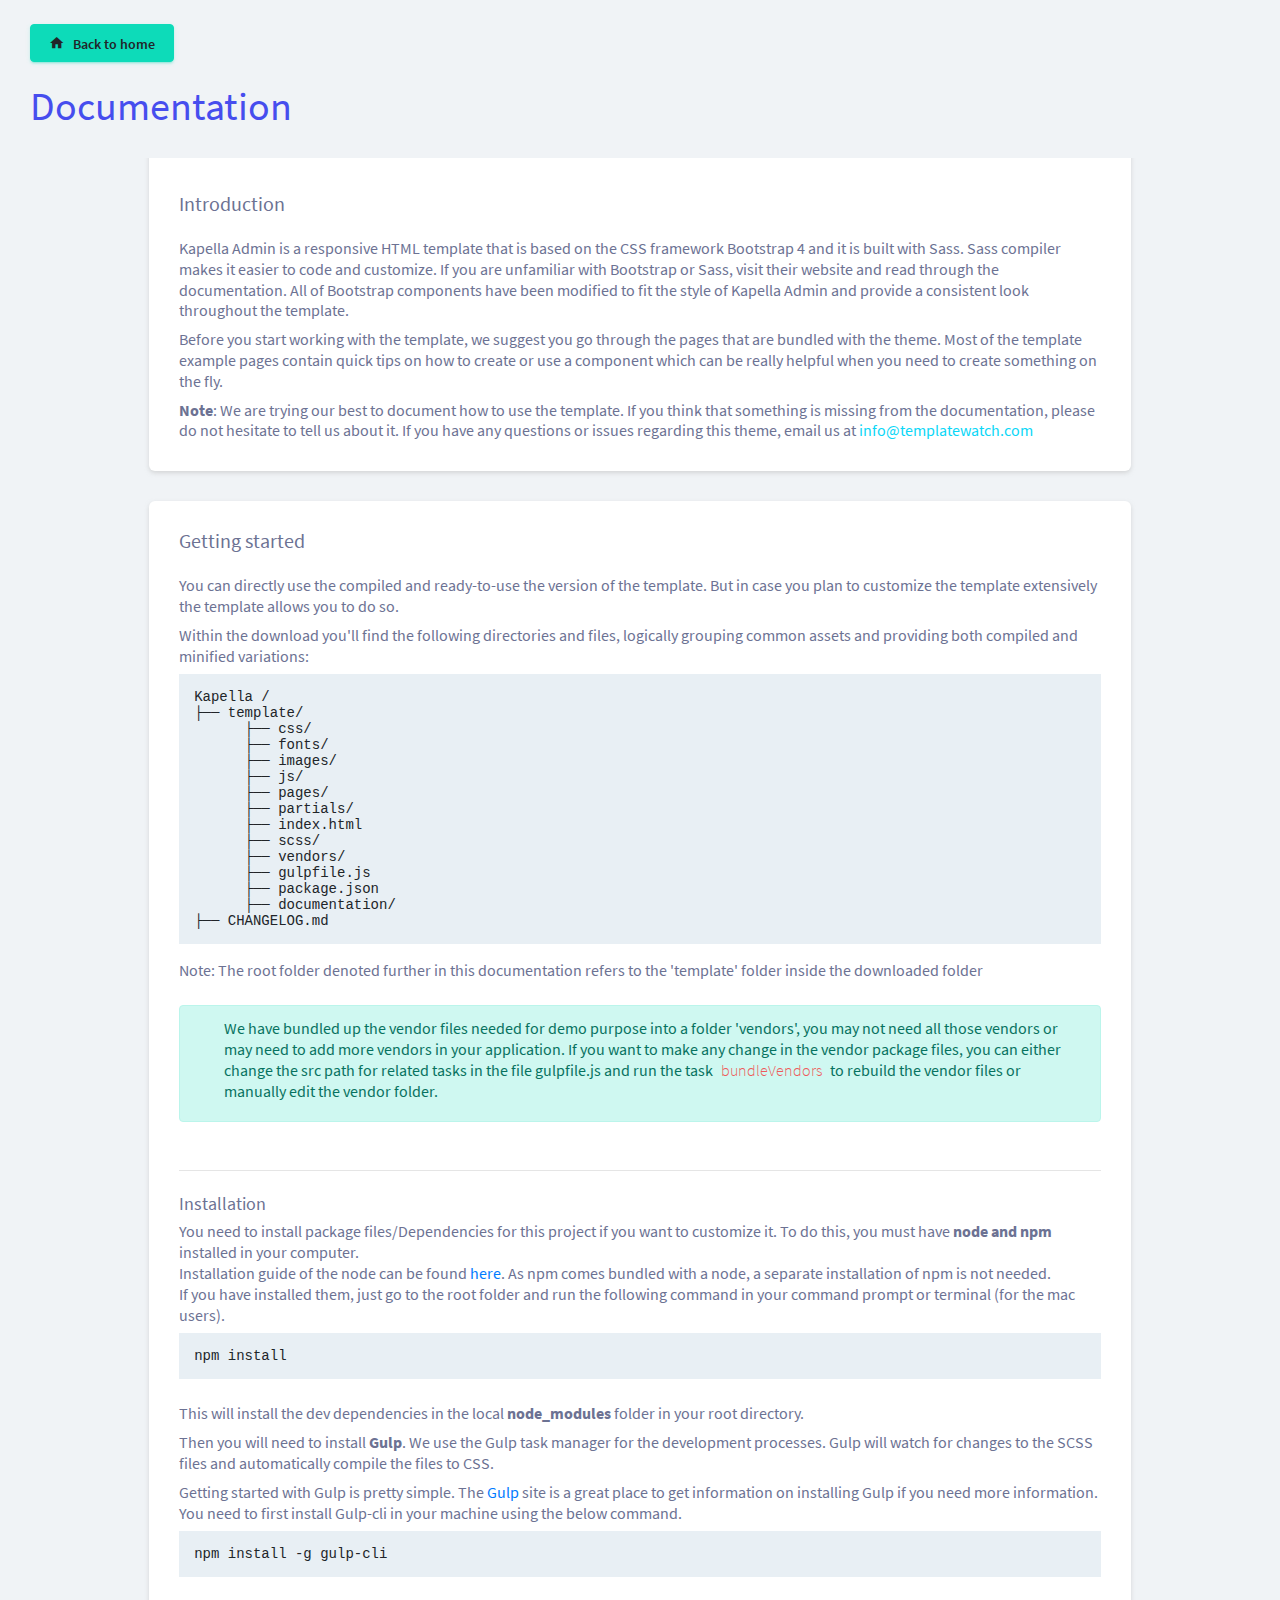
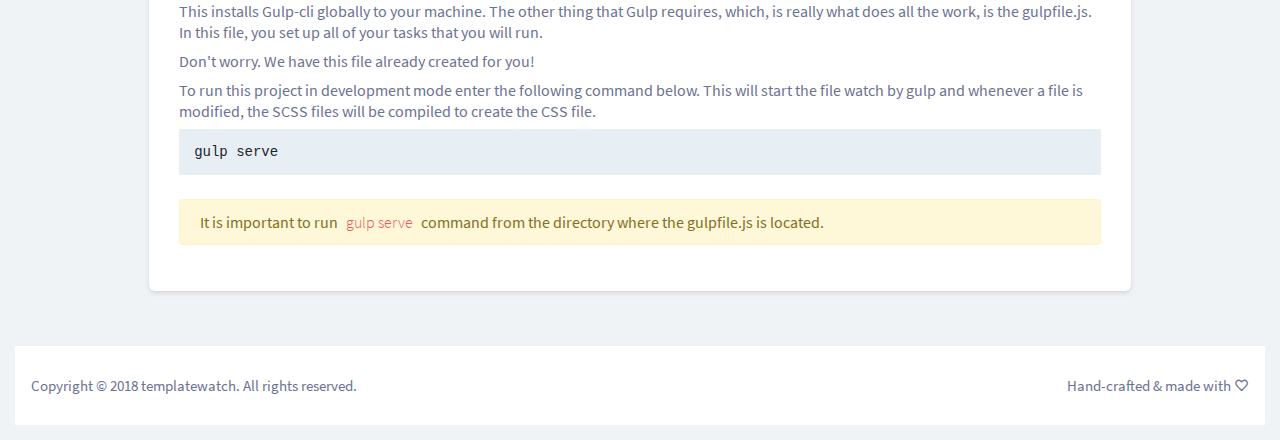
<file: admin/docs/documentation.html>
<!DOCTYPE html>
<html lang="en">

<head>
  <!-- Required meta tags -->
  <meta charset="utf-8">
  <meta name="viewport" content="width=device-width, initial-scale=1, shrink-to-fit=no">
  <title>Kapella Admin Dashboard</title>
  <!-- base:css -->
  <link rel="stylesheet" href="../vendors/mdi/css/materialdesignicons.min.css">
  <link rel="stylesheet" href="../vendors/base/vendor.bundle.base.css">
  <!-- endinject -->
  <!-- plugin css for this page -->
  <!-- End plugin css for this page -->
  <!-- inject:css -->
  <link rel="stylesheet" href="../css/style.css">
  <!-- endinject -->
  <link rel="shortcut icon" href="../images/favicon.png" />
</head>

<body>
  <div class="container-scroller">
    <div class="container-fluid page-body-wrapper full-page-wrapper">
      <div class="main-panel w-100  documentation">
        <div class="content-wrapper">
          <div class="container-fluid">
            <div class="row">
              <div class="col-12 doc-header">
                <a class="btn btn-success" href="../index.html"><i class="mdi mdi-home mr-2"></i>Back to home</a>
                <h1 class="text-primary mt-4">Documentation</h1>
              </div>
            </div>
            <div class="row doc-content">
              <div class="col-12 col-md-10 offset-md-1">
                <div class="col-12 grid-margin" id="doc-intro">
                    <div class="card">
                        <div class="card-body">
                            <h3 class="mb-4 mt-4">Introduction</h3>
                            <p>Kapella  Admin is a responsive HTML template that is based on the CSS framework Bootstrap 4 and it is built with Sass. Sass compiler makes it easier to code and customize. If you are unfamiliar with Bootstrap or Sass, visit their
                                website and read through the documentation. All of Bootstrap components have been modified to fit the style of Kapella  Admin and provide a consistent look throughout the template.</p>
                            <p>Before you start working with the template, we suggest you go through the pages that are bundled with the theme. Most of the template example pages contain quick tips on how to create or use a component which can
                                be really helpful when you need to create something on the fly.</p>
                            <p class="d-inline"><strong>Note</strong>: We are trying our best to document how to use the template. If you think that something is missing from the documentation, please do not hesitate to tell us about it. If you have any questions or issues regarding this theme, email us at <a class="d-inline text-info" href="mailto:info@templatewatch.com">info@templatewatch.com</a></p>
                        </div>
                    </div>
                </div>
                <div class="col-12 grid-margin" id="doc-started">
                    <div class="card">
                        <div class="card-body">
                            <h3 class="mb-4">Getting started</h3>
                            <p>You can directly use the compiled and ready-to-use the version of the template. But in case you plan to customize the template extensively the template allows you to do so.</p>
                            <p>Within the download you'll find the following directories and files, logically grouping common assets and providing both compiled and minified variations:</p>
                            <pre>
Kapella /
├── template/
      ├── css/
      ├── fonts/
      ├── images/
      ├── js/
      ├── pages/
      ├── partials/
      ├── index.html
      ├── scss/
      ├── vendors/
      ├── gulpfile.js
      ├── package.json                           
      ├── documentation/
├── CHANGELOG.md</pre>
                            <p class="mt-1">Note: The root folder denoted further in this documentation refers to the 'template' folder inside the downloaded folder</p>
                            <div class="alert alert-success mt-4 d-flex align-items-center" role="alert">
                              <i class="ti-info-alt mr-4"></i>
                              <p>We have bundled up the vendor files needed for demo purpose into a folder 'vendors', you may not need all those vendors or may need to add more vendors in your application. If you want to make any change in the vendor package files, you can either change the src path for related tasks in the file gulpfile.js and run the task <code> bundleVendors </code>  to rebuild the vendor files or manually edit the vendor folder.</p>
                            </div>
                            <hr class="mt-5">
                            <h4 class="mt-4">Installation</h4>
                            <p class="mb-0">
                              You need to install package files/Dependencies for this project if you want to customize it. To do this, you must have <span class="font-weight-bold">node and npm</span> installed in your computer.
                            </p>
                            <p class="mb-0">Installation guide of the node can be found <a href="https://nodejs.org/en/">here</a>. As npm comes bundled with a node, a separate installation of npm is not needed.</p>
                            <p>
                                If you have installed them, just go to the root folder and run the following command in your command prompt or terminal (for the mac users).
                            </p>
                            <pre class="shell-mode">
npm install</pre>
                            <p class="mt-4">
                              This will install the dev dependencies in the local <span class="font-weight-bold">node_modules</span> folder in your root directory.
                            </p>
                            <p class="mt-2">
                              Then you will need to install <span class="font-weight-bold">Gulp</span>. We use the Gulp task manager for the development processes. Gulp will watch for changes to the SCSS files and automatically compile the files to CSS.
                            </p>
                            <p>Getting started with Gulp is pretty simple. The <a href="https://gulpjs.com/" target="_blank">Gulp</a> site is a great place to get information on installing Gulp if you need more information. You need to first install Gulp-cli in your machine using the below command.</p>
                            <pre class="shell-mode">
npm install -g gulp-cli</pre>
                            <p class="mt-4">This installs Gulp-cli globally to your machine. The other thing that Gulp requires, which, is really what does all the work, is the gulpfile.js. In this file, you set up all of your tasks that you will run.</p>
                            <p>Don't worry. We have this file already created for you!</p>
                            <p>To run this project in development mode enter the following command below. This will start the file watch by gulp and whenever a file is modified, the SCSS files will be compiled to create the CSS file.</p>
<pre class="shell-mode">
gulp serve</pre>           
                            <div class="alert alert-warning mt-4" role="alert">
                              <i class="ti-info-alt-outline"></i>It is important to run <code>gulp serve</code> command from the directory where the gulpfile.js is located.
                            </div>
                        </div>
                    </div>
                </div>
              </div>
            </div>
          </div>
        </div>
        <!-- partial:../partials/_footer.html -->
        <footer class="footer">
          <div class="footer-wrap">
              <div class="w-100 clearfix">
                <span class="d-block text-center text-sm-left d-sm-inline-block">Copyright © 2018 <a href="https://www.templatewatch.com/" target="_blank">templatewatch</a>. All rights reserved.</span>
                <span class="float-none float-sm-right d-block mt-1 mt-sm-0 text-center">Hand-crafted & made with <i class="mdi mdi-heart-outline"></i></span>
              </div>
          </div>
        </footer>
        <!-- partial -->
      </div>
    </div>
  </div>
</body>

</html>
</file>
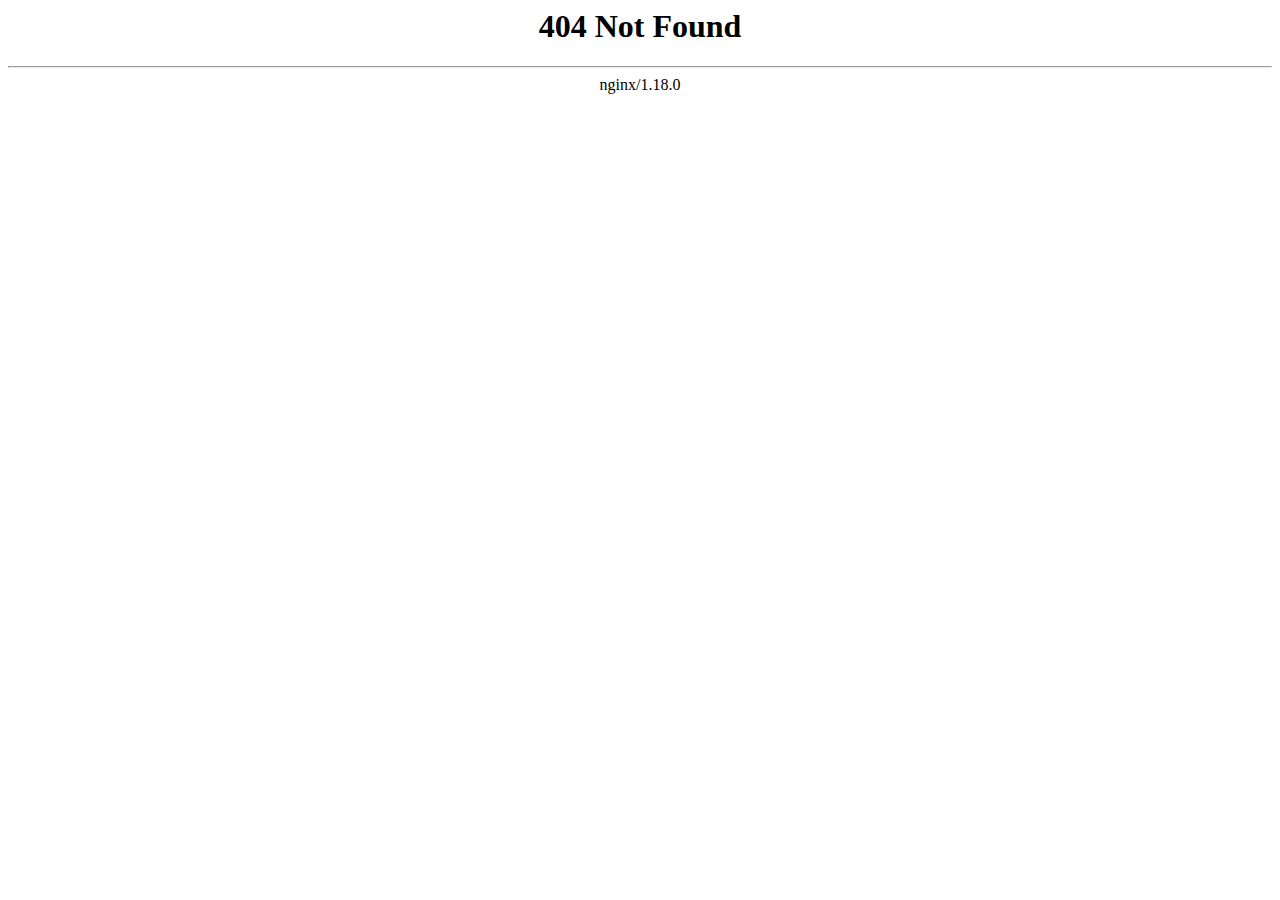
<file: assets/css/owl.video.play.html>
<html>

<!-- Mirrored from carghublogis.online/cargo/assets/css/owl.video.play.html by HTTrack Website Copier/3.x [XR&CO'2014], Sat, 08 Jul 2023 09:28:37 GMT -->
<head><title>404 Not Found</title></head>
<body>
<center><h1>404 Not Found</h1></center>
<hr><center>nginx/1.18.0</center>
</body>

<!-- Mirrored from carghublogis.online/cargo/assets/css/owl.video.play.html by HTTrack Website Copier/3.x [XR&CO'2014], Sat, 08 Jul 2023 09:28:37 GMT -->
</html>
</file>
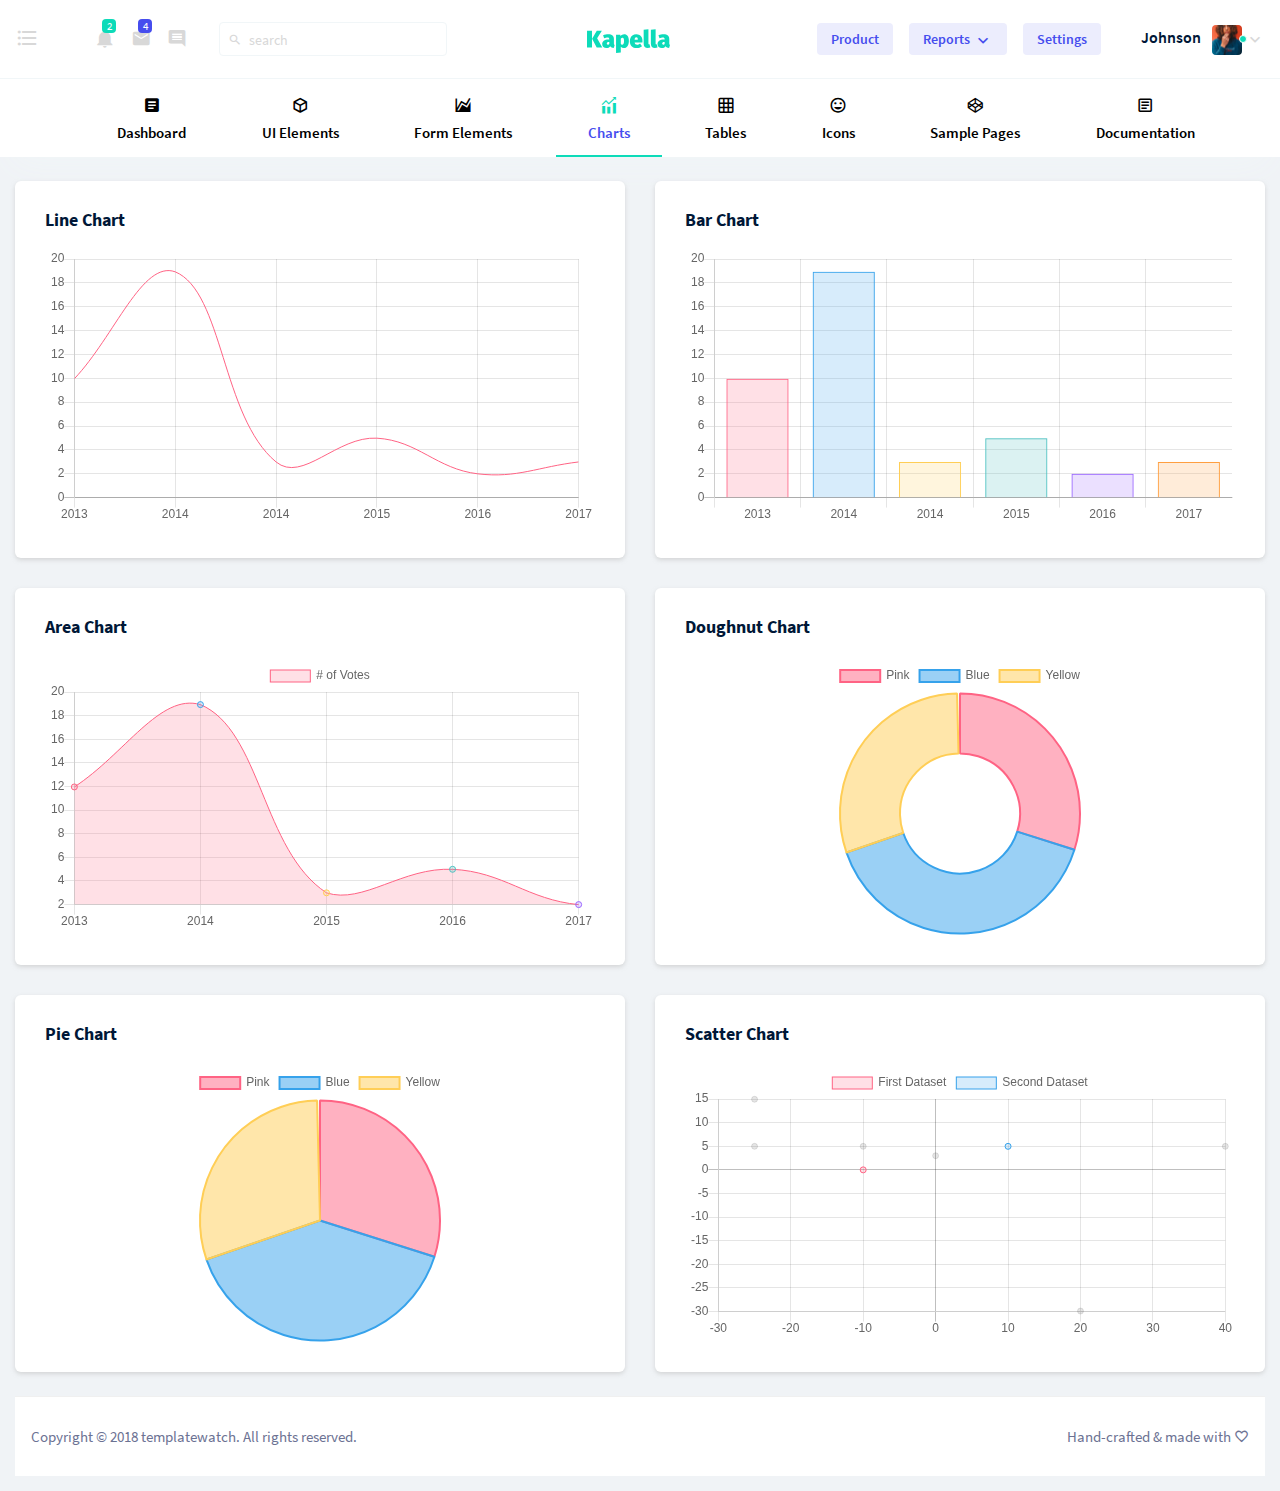
<file: admin/pages/charts/chartjs.html>
<!DOCTYPE html>
<html lang="en">

<head>
  <!-- Required meta tags -->
  <meta charset="utf-8">
  <meta name="viewport" content="width=device-width, initial-scale=1, shrink-to-fit=no">
  <title>Kapella Bootstrap Admin Dashboard Template</title>
  <!-- base:css -->
  <link rel="stylesheet" href="../../vendors/mdi/css/materialdesignicons.min.css">
  <link rel="stylesheet" href="../../vendors/base/vendor.bundle.base.css">
  <!-- endinject -->
  <!-- plugin css for this page -->
  <!-- End plugin css for this page -->
  <!-- inject:css -->
  <link rel="stylesheet" href="../../css/style.css">
  <!-- endinject -->
  <link rel="shortcut icon" href="../../images/favicon.png" />
</head>

<body>
  <div class="container-scroller">
    <!-- partial:../../partials/_horizontal-navbar.html -->               
                   
    <div class="horizontal-menu">
      <nav class="navbar top-navbar col-lg-12 col-12 p-0">
        <div class="container-fluid">
          <div class="navbar-menu-wrapper d-flex align-items-center justify-content-between">
            <ul class="navbar-nav navbar-nav-left">
              <li class="nav-item ml-0 mr-5 d-lg-flex d-none">
                <a href="#" class="nav-link horizontal-nav-left-menu"><i class="mdi mdi-format-list-bulleted"></i></a>
              </li>
              <li class="nav-item dropdown">
                <a class="nav-link count-indicator dropdown-toggle d-flex align-items-center justify-content-center" id="notificationDropdown" href="#" data-toggle="dropdown">
                  <i class="mdi mdi-bell mx-0"></i>
                  <span class="count bg-success">2</span>
                </a>
                <div class="dropdown-menu dropdown-menu-right navbar-dropdown preview-list" aria-labelledby="notificationDropdown">
                  <p class="mb-0 font-weight-normal float-left dropdown-header">Notifications</p>
                  <a class="dropdown-item preview-item">
                    <div class="preview-thumbnail">
                        <div class="preview-icon bg-success">
                          <i class="mdi mdi-information mx-0"></i>
                        </div>
                    </div>
                    <div class="preview-item-content">
                        <h6 class="preview-subject font-weight-normal">Application Error</h6>
                        <p class="font-weight-light small-text mb-0 text-muted">
                          Just now
                        </p>
                    </div>
                  </a>
                  <a class="dropdown-item preview-item">
                    <div class="preview-thumbnail">
                        <div class="preview-icon bg-warning">
                          <i class="mdi mdi-settings mx-0"></i>
                        </div>
                    </div>
                    <div class="preview-item-content">
                        <h6 class="preview-subject font-weight-normal">Settings</h6>
                        <p class="font-weight-light small-text mb-0 text-muted">
                          Private message
                        </p>
                    </div>
                  </a>
                  <a class="dropdown-item preview-item">
                    <div class="preview-thumbnail">
                        <div class="preview-icon bg-info">
                          <i class="mdi mdi-account-box mx-0"></i>
                        </div>
                    </div>
                    <div class="preview-item-content">
                        <h6 class="preview-subject font-weight-normal">New user registration</h6>
                        <p class="font-weight-light small-text mb-0 text-muted">
                          2 days ago
                        </p>
                    </div>
                  </a>
                </div>
              </li>
              <li class="nav-item dropdown">
                <a class="nav-link count-indicator dropdown-toggle d-flex justify-content-center align-items-center" id="messageDropdown" href="#" data-toggle="dropdown">
                  <i class="mdi mdi-email mx-0"></i>
                  <span class="count bg-primary">4</span>
                </a>
                <div class="dropdown-menu dropdown-menu-right navbar-dropdown preview-list" aria-labelledby="messageDropdown">
                  <p class="mb-0 font-weight-normal float-left dropdown-header">Messages</p>
                  <a class="dropdown-item preview-item">
                    <div class="preview-thumbnail">
                        <img src="../../images/faces/face4.jpg" alt="image" class="profile-pic">
                    </div>
                    <div class="preview-item-content flex-grow">
                        <h6 class="preview-subject ellipsis font-weight-normal">David Grey
                        </h6>
                        <p class="font-weight-light small-text text-muted mb-0">
                          The meeting is cancelled
                        </p>
                    </div>
                  </a>
                  <a class="dropdown-item preview-item">
                    <div class="preview-thumbnail">
                        <img src="../../images/faces/face2.jpg" alt="image" class="profile-pic">
                    </div>
                    <div class="preview-item-content flex-grow">
                        <h6 class="preview-subject ellipsis font-weight-normal">Tim Cook
                        </h6>
                        <p class="font-weight-light small-text text-muted mb-0">
                          New product launch
                        </p>
                    </div>
                  </a>
                  <a class="dropdown-item preview-item">
                    <div class="preview-thumbnail">
                        <img src="../../images/faces/face3.jpg" alt="image" class="profile-pic">
                    </div>
                    <div class="preview-item-content flex-grow">
                        <h6 class="preview-subject ellipsis font-weight-normal"> Johnson
                        </h6>
                        <p class="font-weight-light small-text text-muted mb-0">
                          Upcoming board meeting
                        </p>
                    </div>
                  </a>
                </div>
              </li>
              <li class="nav-item dropdown">
                <a href="#" class="nav-link count-indicator "><i class="mdi mdi-message-reply-text"></i></a>
              </li>
              <li class="nav-item nav-search d-none d-lg-block ml-3">
                <div class="input-group">
                    <div class="input-group-prepend">
                      <span class="input-group-text" id="search">
                        <i class="mdi mdi-magnify"></i>
                      </span>
                    </div>
                    <input type="text" class="form-control" placeholder="search" aria-label="search" aria-describedby="search">
                </div>
              </li>	
            </ul>
            <div class="text-center navbar-brand-wrapper d-flex align-items-center justify-content-center">
                <a class="navbar-brand brand-logo" href="../../index.html"><img src="../../images/logo.svg" alt="logo"/></a>
                <a class="navbar-brand brand-logo-mini" href="../../index.html"><img src="../../images/logo-mini.svg" alt="logo"/></a>
            </div>
            <ul class="navbar-nav navbar-nav-right">
                <li class="nav-item dropdown  d-lg-flex d-none">
                  <button type="button" class="btn btn-inverse-primary btn-sm">Product </button>
                </li>
                <li class="nav-item dropdown d-lg-flex d-none">
                  <a class="dropdown-toggle show-dropdown-arrow btn btn-inverse-primary btn-sm" id="nreportDropdown" href="#" data-toggle="dropdown">
                  Reports
                  </a>
                  <div class="dropdown-menu dropdown-menu-right navbar-dropdown preview-list" aria-labelledby="nreportDropdown">
                      <p class="mb-0 font-weight-medium float-left dropdown-header">Reports</p>
                      <a class="dropdown-item">
                        <i class="mdi mdi-file-pdf text-primary"></i>
                        Pdf
                      </a>
                      <a class="dropdown-item">
                        <i class="mdi mdi-file-excel text-primary"></i>
                        Exel
                      </a>
                  </div>
                </li>
                <li class="nav-item dropdown d-lg-flex d-none">
                  <button type="button" class="btn btn-inverse-primary btn-sm">Settings</button>
                </li>
                <li class="nav-item nav-profile dropdown">
                  <a class="nav-link dropdown-toggle" href="#" data-toggle="dropdown" id="profileDropdown">
                    <span class="nav-profile-name">Johnson</span>
                    <span class="online-status"></span>
                    <img src="../../images/faces/face28.png" alt="profile"/>
                  </a>
                  <div class="dropdown-menu dropdown-menu-right navbar-dropdown" aria-labelledby="profileDropdown">
                      <a class="dropdown-item">
                        <i class="mdi mdi-settings text-primary"></i>
                        Settings
                      </a>
                      <a class="dropdown-item">
                        <i class="mdi mdi-logout text-primary"></i>
                        Logout
                      </a>
                  </div>
                </li>
            </ul>
            <button class="navbar-toggler navbar-toggler-right d-lg-none align-self-center" type="button" data-toggle="horizontal-menu-toggle">
              <span class="mdi mdi-menu"></span>
            </button>
          </div>
        </div>
      </nav>
      <nav class="bottom-navbar">
        <div class="container">
            <ul class="nav page-navigation">
              <li class="nav-item">
                <a class="nav-link" href="../../index.html">
                  <i class="mdi mdi-file-document-box menu-icon"></i>
                  <span class="menu-title">Dashboard</span>
                </a>
              </li>
              <li class="nav-item">
                  <a href="#" class="nav-link">
                    <i class="mdi mdi-cube-outline menu-icon"></i>
                    <span class="menu-title">UI Elements</span>
                    <i class="menu-arrow"></i>
                  </a>
                  <div class="submenu">
                      <ul>
                          <li class="nav-item"><a class="nav-link" href="../../pages/ui-features/buttons.html">Buttons</a></li>
                          <li class="nav-item"><a class="nav-link" href="../../pages/ui-features/typography.html">Typography</a></li>
                      </ul>
                  </div>
              </li>
              <li class="nav-item">
                  <a href="../../pages/forms/basic_elements.html" class="nav-link">
                    <i class="mdi mdi-chart-areaspline menu-icon"></i>
                    <span class="menu-title">Form Elements</span>
                    <i class="menu-arrow"></i>
                  </a>
              </li>
              <li class="nav-item">
                  <a href="../../pages/charts/chartjs.html" class="nav-link">
                    <i class="mdi mdi-finance menu-icon"></i>
                    <span class="menu-title">Charts</span>
                    <i class="menu-arrow"></i>
                  </a>
              </li>
              <li class="nav-item">
                  <a href="../../pages/tables/basic-table.html" class="nav-link">
                    <i class="mdi mdi-grid menu-icon"></i>
                    <span class="menu-title">Tables</span>
                    <i class="menu-arrow"></i>
                  </a>
              </li>
              <li class="nav-item">
                  <a href="../../pages/icons/mdi.html" class="nav-link">
                    <i class="mdi mdi-emoticon menu-icon"></i>
                    <span class="menu-title">Icons</span>
                    <i class="menu-arrow"></i>
                  </a>
              </li>
              <li class="nav-item">
                  <a href="#" class="nav-link">
                    <i class="mdi mdi-codepen menu-icon"></i>
                    <span class="menu-title">Sample Pages</span>
                    <i class="menu-arrow"></i>
                  </a>
                  <div class="submenu">
                      <ul class="submenu-item">
                          <li class="nav-item"><a class="nav-link" href="../../pages/samples/login.html">Login</a></li>
                          <li class="nav-item"><a class="nav-link" href="../../pages/samples/login-2.html">Login 2</a></li>
                          <li class="nav-item"><a class="nav-link" href="../../pages/samples/register.html">Register</a></li>
                          <li class="nav-item"><a class="nav-link" href="../../pages/samples/register-2.html">Register 2</a></li>
                          <li class="nav-item"><a class="nav-link" href="../../pages/samples/lock-screen.html">Lockscreen</a></li>
                      </ul>
                  </div>
              </li>
              <li class="nav-item">
                  <a href="../../docs/documentation.html" class="nav-link">
                    <i class="mdi mdi-file-document-box-outline menu-icon"></i>
                    <span class="menu-title">Documentation</span></a>
              </li>
            </ul>
        </div>
      </nav>
    </div>               
                   
    <!-- partial -->
    <div class="container-fluid page-body-wrapper">
      <div class="main-panel">
        <div class="content-wrapper">
          <div class="row">
            <div class="col-lg-6 grid-margin stretch-card">
              <div class="card">
                <div class="card-body">
                  <h4 class="card-title">Line chart</h4>
                  <canvas id="lineChart"></canvas>
                </div>
              </div>
            </div>
            <div class="col-lg-6 grid-margin stretch-card">
              <div class="card">
                <div class="card-body">
                  <h4 class="card-title">Bar chart</h4>
                  <canvas id="barChart"></canvas>
                </div>
              </div>
            </div>
          </div>
          <div class="row">
            <div class="col-lg-6 grid-margin stretch-card">
              <div class="card">
                <div class="card-body">
                  <h4 class="card-title">Area chart</h4>
                  <canvas id="areaChart"></canvas>
                </div>
              </div>
            </div>
            <div class="col-lg-6 grid-margin stretch-card">
              <div class="card">
                <div class="card-body">
                  <h4 class="card-title">Doughnut chart</h4>
                  <canvas id="doughnutChart"></canvas>
                </div>
              </div>
            </div>
          </div>
          <div class="row">
            <div class="col-lg-6 grid-margin grid-margin-lg-0 stretch-card">
              <div class="card">
                <div class="card-body">
                  <h4 class="card-title">Pie chart</h4>
                  <canvas id="pieChart"></canvas>
                </div>
              </div>
            </div>
            <div class="col-lg-6 grid-margin grid-margin-lg-0 stretch-card">
              <div class="card">
                <div class="card-body">
                  <h4 class="card-title">Scatter chart</h4>
                  <canvas id="scatterChart"></canvas>
                </div>
              </div>
            </div>
          </div>
        </div>
        <!-- content-wrapper ends -->
        <!-- partial:../../partials/_footer.html -->
        <footer class="footer">
          <div class="footer-wrap">
              <div class="w-100 clearfix">
                <span class="d-block text-center text-sm-left d-sm-inline-block">Copyright © 2018 <a href="https://www.templatewatch.com/" target="_blank">templatewatch</a>. All rights reserved.</span>
                <span class="float-none float-sm-right d-block mt-1 mt-sm-0 text-center">Hand-crafted & made with <i class="mdi mdi-heart-outline"></i></span>
              </div>
          </div>
        </footer>
        <!-- partial -->
      </div>
      <!-- main-panel ends -->
    </div>
    <!-- page-body-wrapper ends -->
  </div>
  <!-- container-scroller -->
  <!-- base:js -->
  <script src="../../vendors/base/vendor.bundle.base.js"></script>
  <!-- endinject -->
  <!-- Plugin js for this page-->
  <!-- End plugin js for this page-->
  <!-- inject:js -->
  <script src="../../js/template.js"></script>
  <!-- endinject -->
  <!-- plugin js for this page -->
  <script src="../../vendors/chart.js/Chart.min.js"></script>
  <!-- End plugin js for this page -->
  <!-- Custom js for this page-->
  <script src="../../js/chart.js"></script>
  <!-- End custom js for this page-->
</body>

</html>
</file>
<file: admin/vendors/base/vendor.bundle.base.css>
/*
 * Container style
 */
.ps {
  overflow: hidden !important;
  overflow-anchor: none;
  -ms-overflow-style: none;
  touch-action: auto;
  -ms-touch-action: auto;
}

/*
 * Scrollbar rail styles
 */
.ps__rail-x {
  display: none;
  opacity: 0;
  transition: background-color .2s linear, opacity .2s linear;
  -webkit-transition: background-color .2s linear, opacity .2s linear;
  height: 15px;
  /* there must be 'bottom' or 'top' for ps__rail-x */
  bottom: 0px;
  /* please don't change 'position' */
  position: absolute;
}

.ps__rail-y {
  display: none;
  opacity: 0;
  transition: background-color .2s linear, opacity .2s linear;
  -webkit-transition: background-color .2s linear, opacity .2s linear;
  width: 15px;
  /* there must be 'right' or 'left' for ps__rail-y */
  right: 0;
  /* please don't change 'position' */
  position: absolute;
}

.ps--active-x > .ps__rail-x,
.ps--active-y > .ps__rail-y {
  display: block;
  background-color: transparent;
}

.ps:hover > .ps__rail-x,
.ps:hover > .ps__rail-y,
.ps--focus > .ps__rail-x,
.ps--focus > .ps__rail-y,
.ps--scrolling-x > .ps__rail-x,
.ps--scrolling-y > .ps__rail-y {
  opacity: 0.6;
}

.ps__rail-x:hover,
.ps__rail-y:hover,
.ps__rail-x:focus,
.ps__rail-y:focus {
  background-color: #eee;
  opacity: 0.9;
}

/*
 * Scrollbar thumb styles
 */
.ps__thumb-x {
  background-color: #aaa;
  border-radius: 6px;
  transition: background-color .2s linear, height .2s ease-in-out;
  -webkit-transition: background-color .2s linear, height .2s ease-in-out;
  height: 6px;
  /* there must be 'bottom' for ps__thumb-x */
  bottom: 2px;
  /* please don't change 'position' */
  position: absolute;
}

.ps__thumb-y {
  background-color: #aaa;
  border-radius: 6px;
  transition: background-color .2s linear, width .2s ease-in-out;
  -webkit-transition: background-color .2s linear, width .2s ease-in-out;
  width: 6px;
  /* there must be 'right' for ps__thumb-y */
  right: 2px;
  /* please don't change 'position' */
  position: absolute;
}

.ps__rail-x:hover > .ps__thumb-x,
.ps__rail-x:focus > .ps__thumb-x {
  background-color: #999;
  height: 11px;
}

.ps__rail-y:hover > .ps__thumb-y,
.ps__rail-y:focus > .ps__thumb-y {
  background-color: #999;
  width: 11px;
}

/* MS supports */
@supports (-ms-overflow-style: none) {
  .ps {
    overflow: auto !important;
  }
}

@media screen and (-ms-high-contrast: active), (-ms-high-contrast: none) {
  .ps {
    overflow: auto !important;
  }
}
</file>
